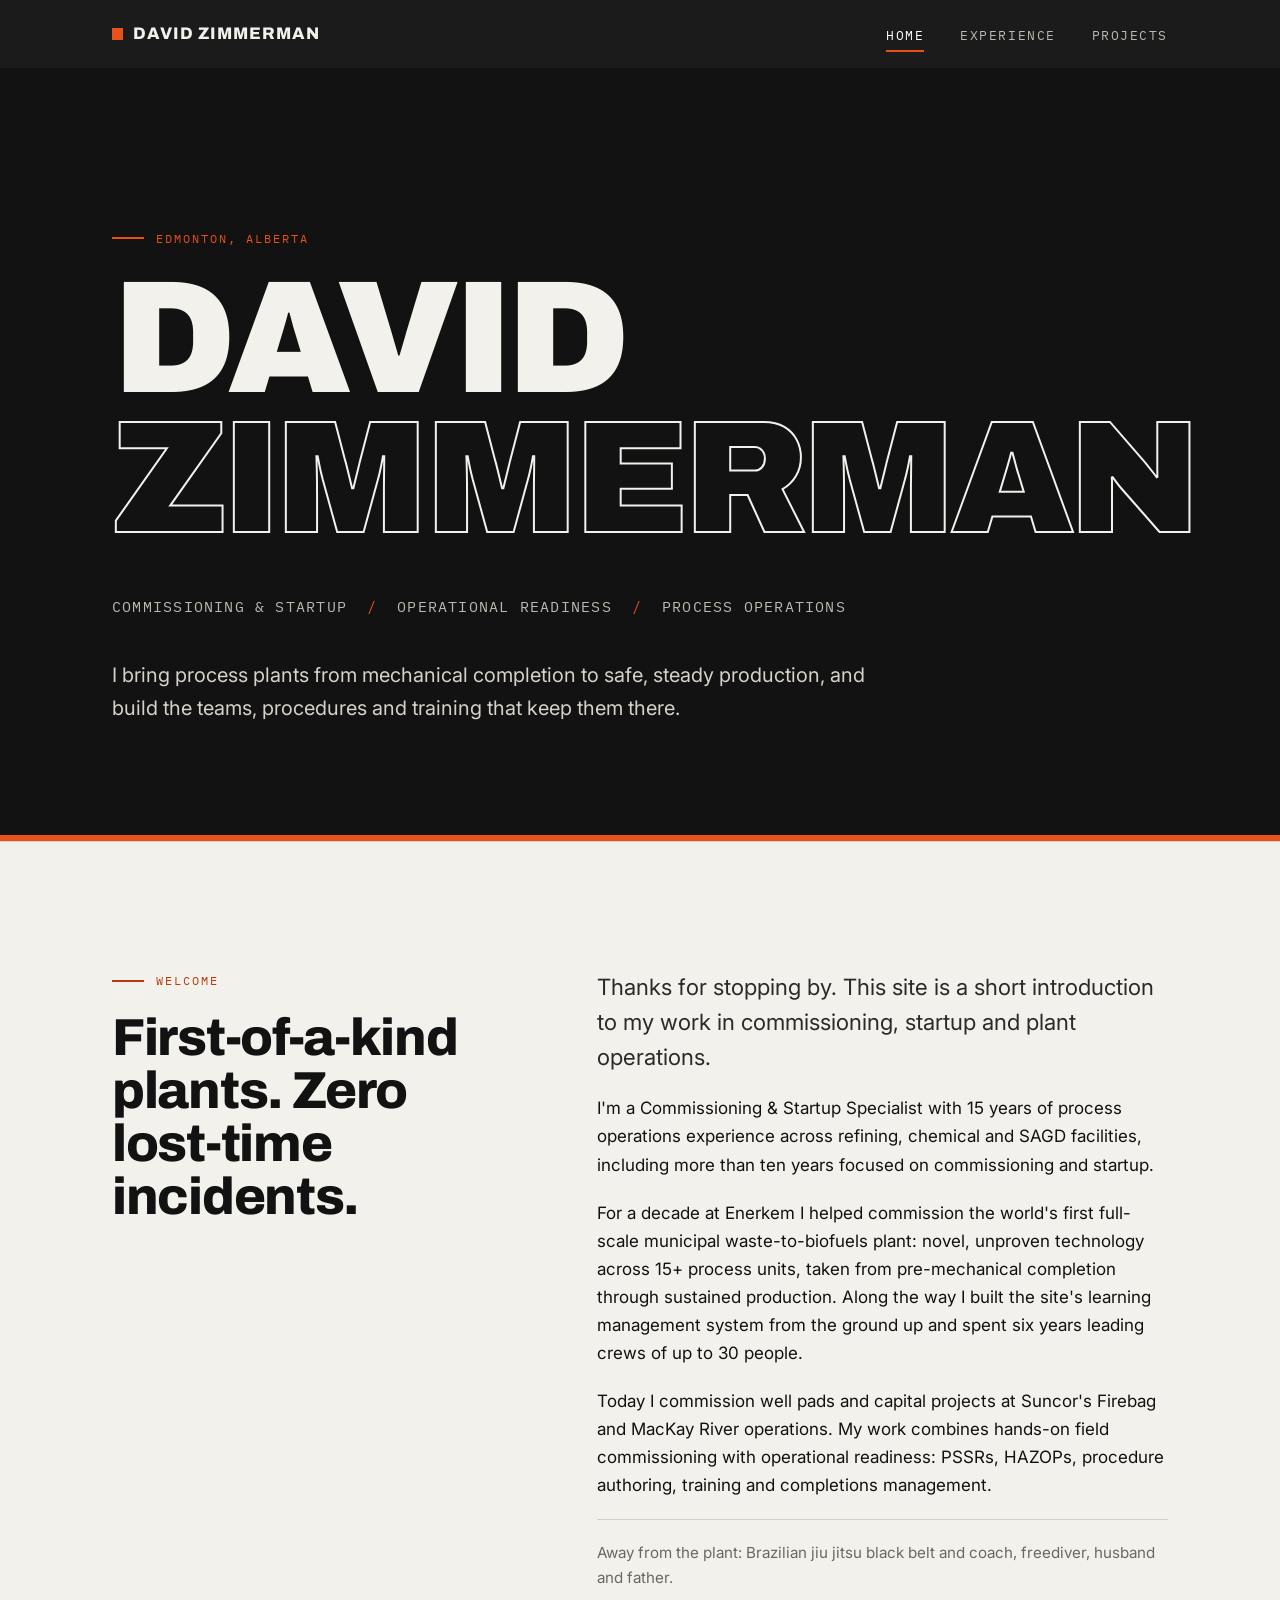
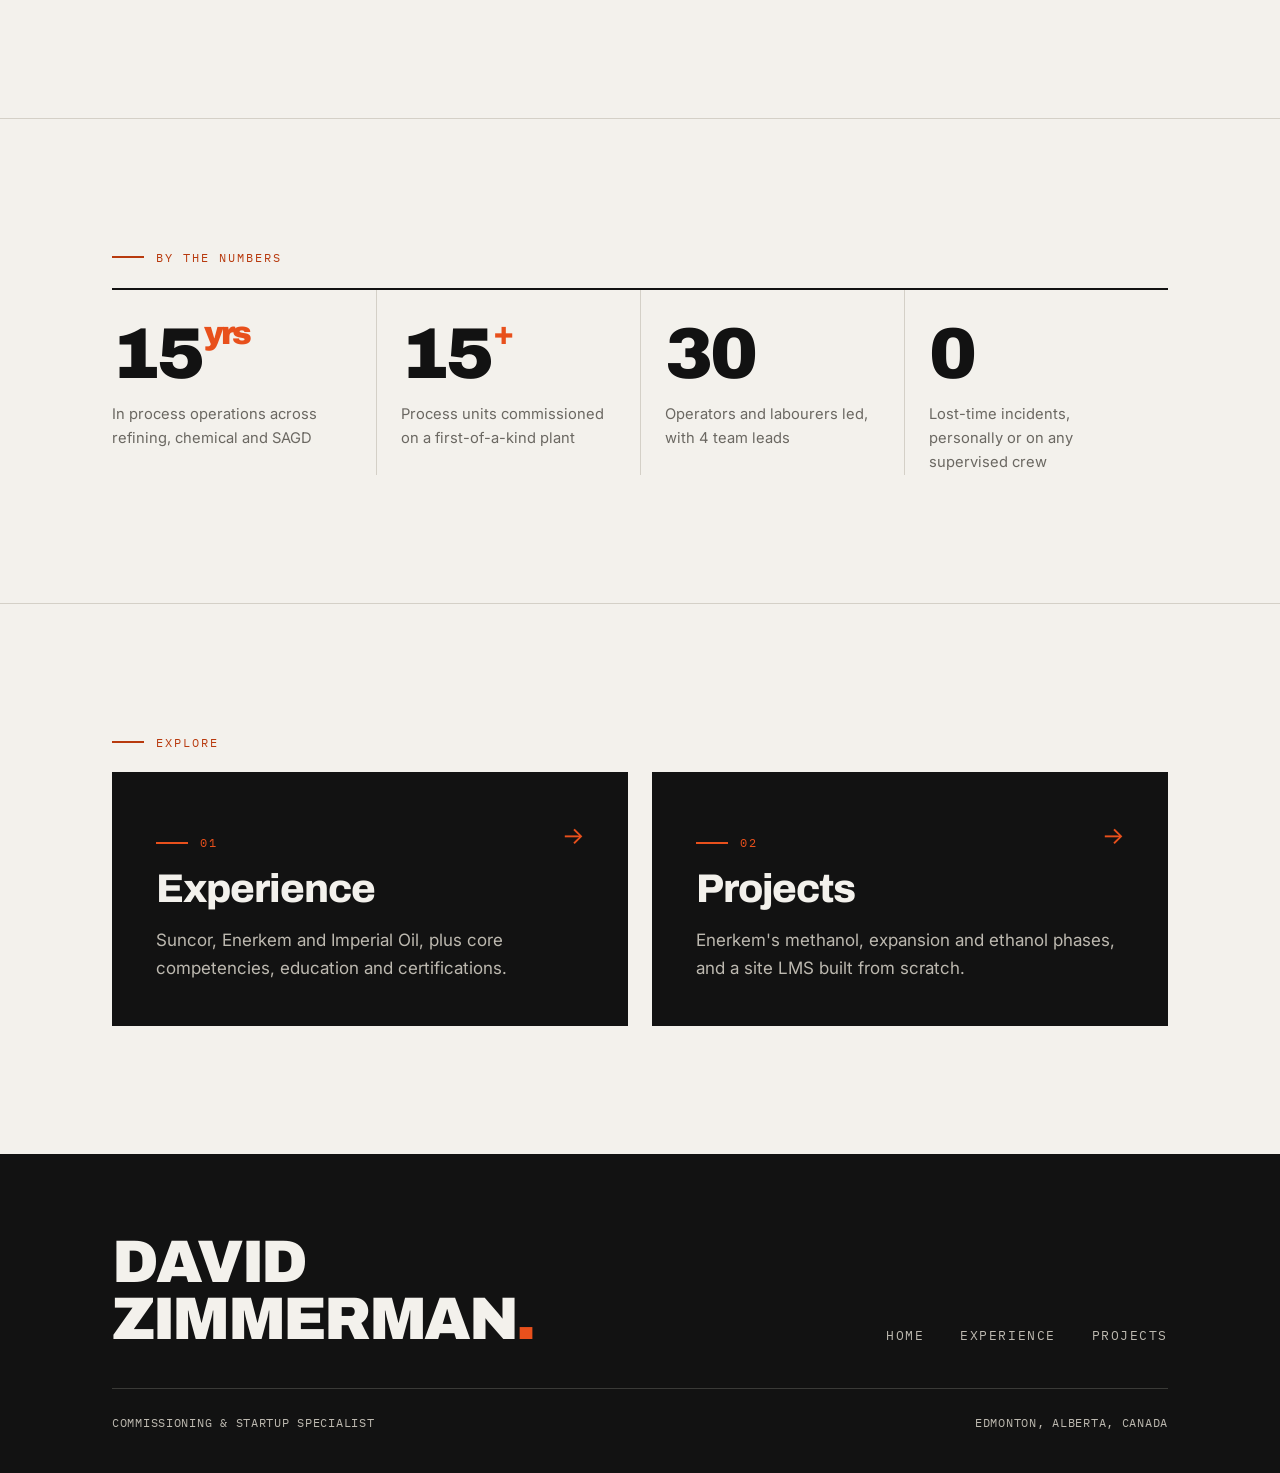
<file: index.html>
<!DOCTYPE html>
<html lang="en">
<head>
  <meta charset="utf-8">
  <meta name="viewport" content="width=device-width, initial-scale=1">
  <title>David Zimmerman | Commissioning &amp; Startup Specialist</title>
  <meta name="description" content="David Zimmerman: commissioning and startup specialist with 15 years in process operations across refining, chemical and SAGD facilities. Edmonton, Alberta.">
  <link rel="preconnect" href="https://fonts.googleapis.com">
  <link rel="preconnect" href="https://fonts.gstatic.com" crossorigin>
  <link rel="stylesheet" href="https://fonts.googleapis.com/css2?family=Archivo:wght@600;700;800;900&family=IBM+Plex+Mono:wght@400;500&family=Inter:wght@400;500;600&display=swap">
  <link rel="stylesheet" href="style.css">
</head>
<body>
  <a class="skip" href="#main">Skip to content</a>
  <header class="site-header">
    <nav class="nav wrap" aria-label="Main">
      <a class="brand" href="index.html">David Zimmerman</a>
      <ul class="nav-links">
        <li><a href="index.html" aria-current="page">Home</a></li>
        <li><a href="experience.html">Experience</a></li>
        <li><a href="projects.html">Projects</a></li>
      </ul>
    </nav>
  </header>

  <main id="main">
    <section class="hero">
      <div class="wrap">
        <p class="eyebrow">Edmonton, Alberta</p>
        <h1>David <span>Zimmerman</span></h1>
        <ul class="tagline">
          <li>Commissioning &amp; Startup</li>
          <li>Operational Readiness</li>
          <li>Process Operations</li>
        </ul>
        <p class="hero-intro">I bring process plants from mechanical completion to safe, steady production, and build the teams, procedures and training that keep them there.</p>
      </div>
    </section>

    <section>
      <div class="wrap split">
        <div>
          <p class="eyebrow">Welcome</p>
          <h2>First-of-a-kind plants. Zero lost-time incidents.</h2>
        </div>
        <div>
          <p class="lead">Thanks for stopping by. This site is a short introduction to my work in commissioning, startup and plant operations.</p>
          <p>I'm a Commissioning &amp; Startup Specialist with 15 years of process operations experience across refining, chemical and SAGD facilities, including more than ten years focused on commissioning and startup.</p>
          <p>For a decade at Enerkem I helped commission the world's first full-scale municipal waste-to-biofuels plant: novel, unproven technology across 15+ process units, taken from pre-mechanical completion through sustained production. Along the way I built the site's learning management system from the ground up and spent six years leading crews of up to 30 people.</p>
          <p>Today I commission well pads and capital projects at Suncor's Firebag and MacKay River operations. My work combines hands-on field commissioning with operational readiness: PSSRs, HAZOPs, procedure authoring, training and completions management.</p>
          <p class="personal">Away from the plant: Brazilian jiu jitsu black belt and coach, freediver, husband and father.</p>
        </div>
      </div>
    </section>

    <section>
      <div class="wrap">
        <p class="eyebrow">By the numbers</p>
        <dl class="stats">
          <div class="stat"><dt>15<sup>yrs</sup></dt><dd>In process operations across refining, chemical and SAGD</dd></div>
          <div class="stat"><dt>15<sup>+</sup></dt><dd>Process units commissioned on a first-of-a-kind plant</dd></div>
          <div class="stat"><dt>30</dt><dd>Operators and labourers led, with 4 team leads</dd></div>
          <div class="stat"><dt>0</dt><dd>Lost-time incidents, personally or on any supervised crew</dd></div>
        </dl>
      </div>
    </section>

    <section>
      <div class="wrap">
        <p class="eyebrow">Explore</p>
        <div class="cards">
          <a class="card" href="experience.html">
            <span class="arrow" aria-hidden="true">&rarr;</span>
            <p class="eyebrow">01</p>
            <h3>Experience</h3>
            <p>Suncor, Enerkem and Imperial Oil, plus core competencies, education and certifications.</p>
          </a>
          <a class="card" href="projects.html">
            <span class="arrow" aria-hidden="true">&rarr;</span>
            <p class="eyebrow">02</p>
            <h3>Projects</h3>
            <p>Enerkem's methanol, expansion and ethanol phases, and a site LMS built from scratch.</p>
          </a>
        </div>
      </div>
    </section>
  </main>

  <footer class="site-footer">
    <div class="wrap">
      <div class="footer-top">
        <p class="footer-name">David<br>Zimmerman<span>.</span></p>
        <ul class="nav-links">
          <li><a href="index.html">Home</a></li>
          <li><a href="experience.html">Experience</a></li>
          <li><a href="projects.html">Projects</a></li>
        </ul>
      </div>
      <div class="footer-bottom">
        <p>Commissioning &amp; Startup Specialist</p>
        <p>Edmonton, Alberta, Canada</p>
      </div>
    </div>
  </footer>
</body>
</html>
</file>
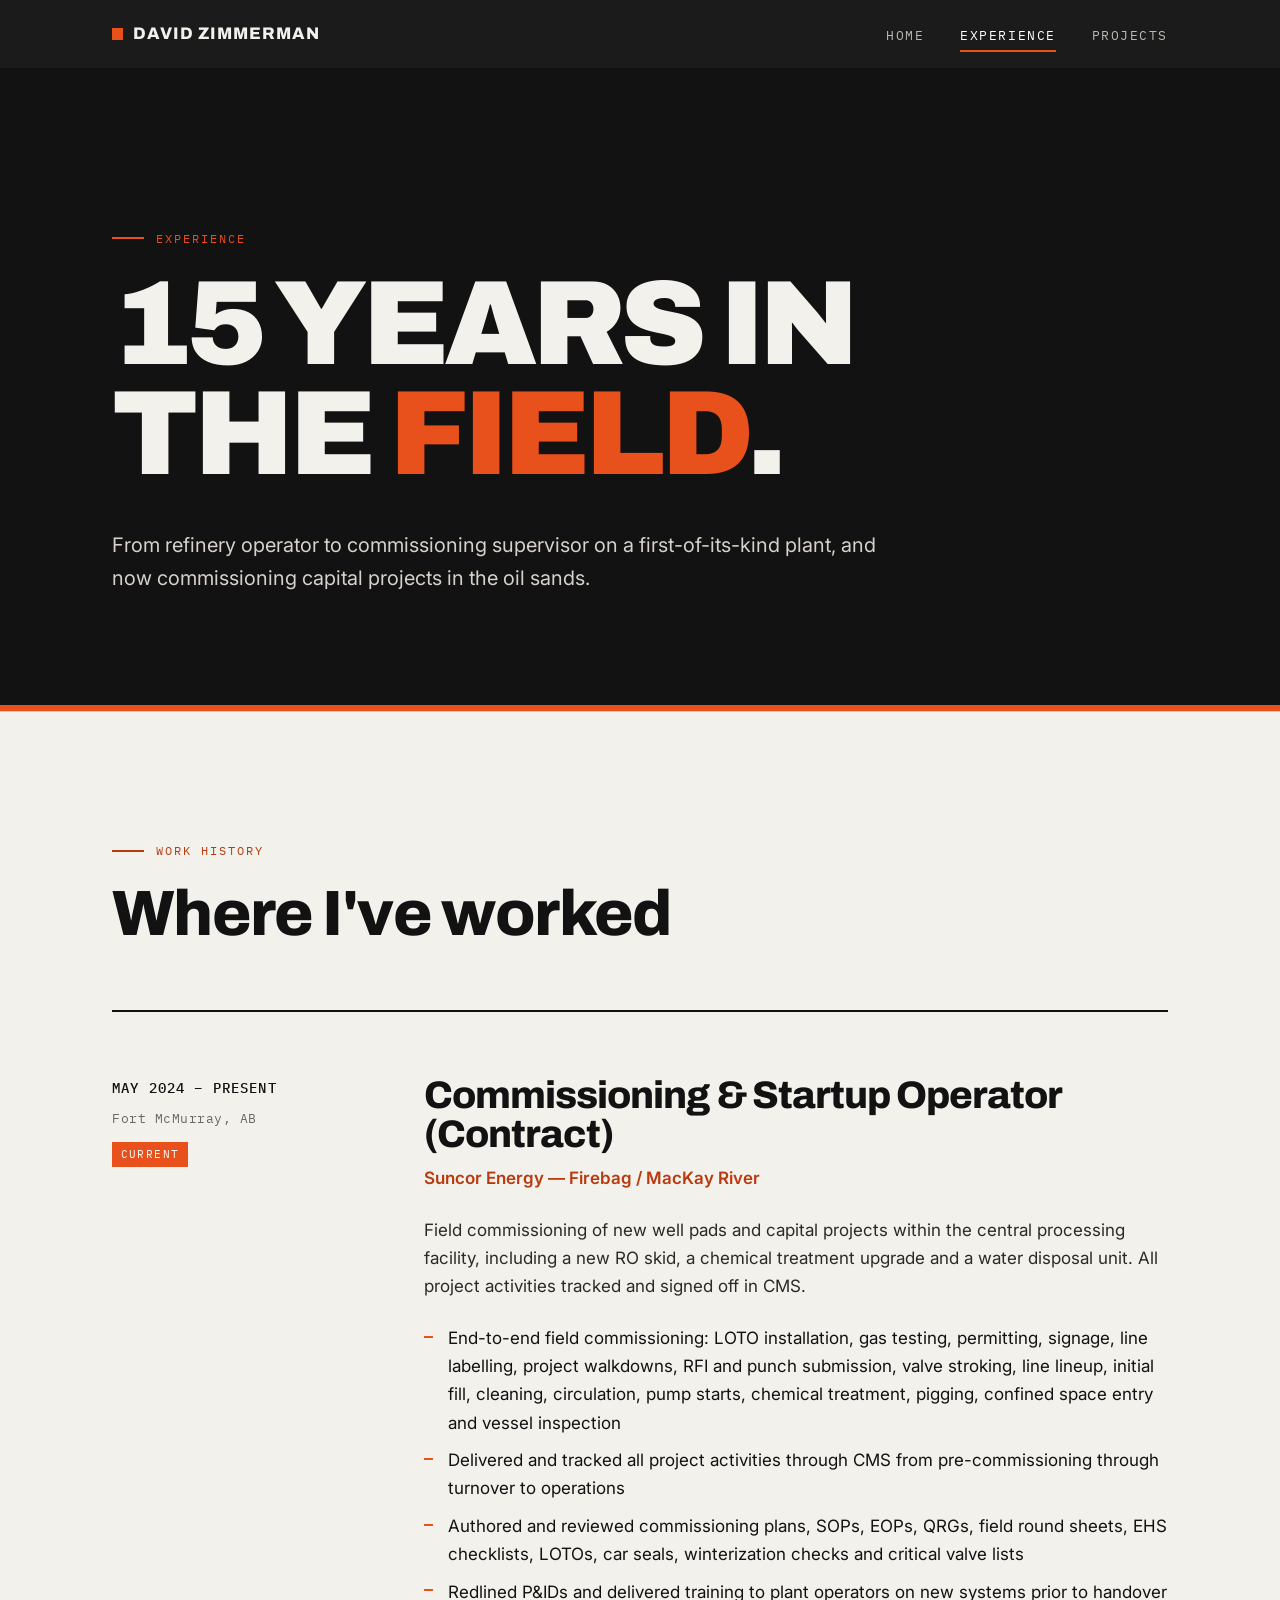
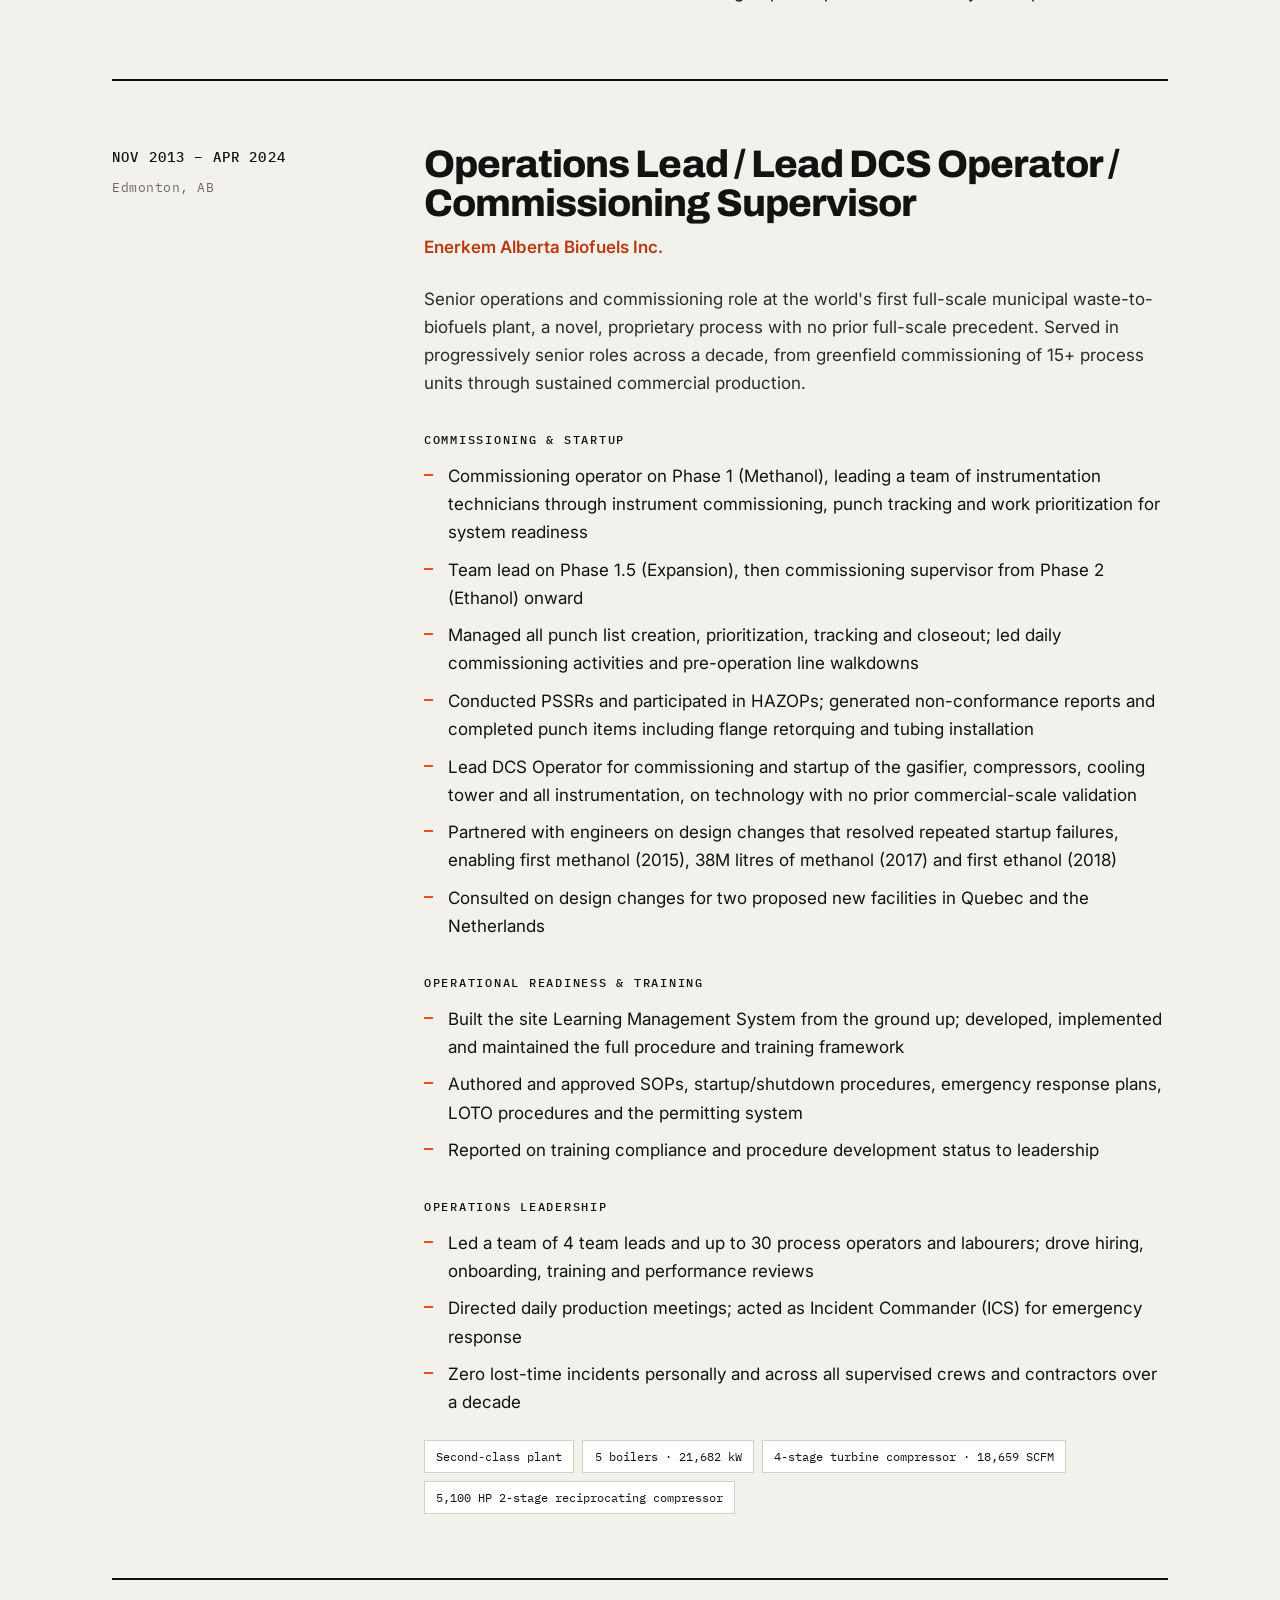
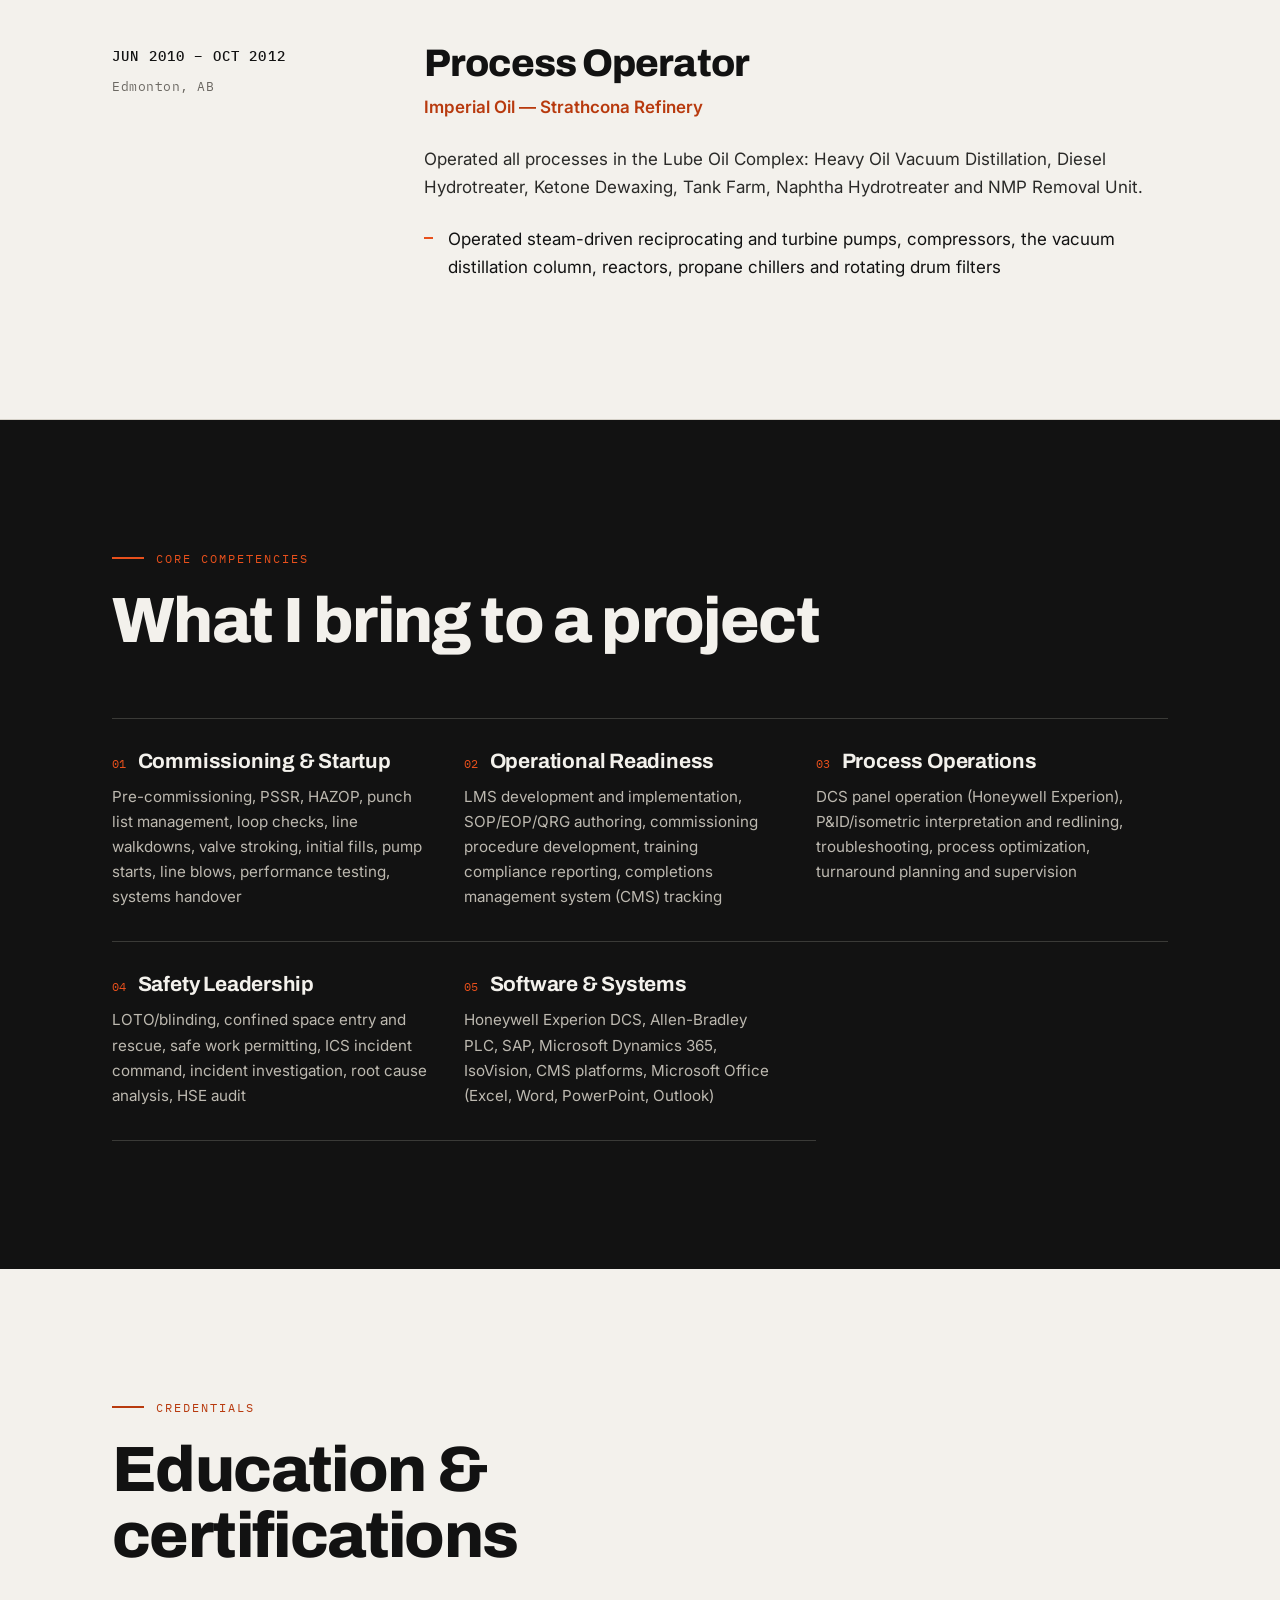
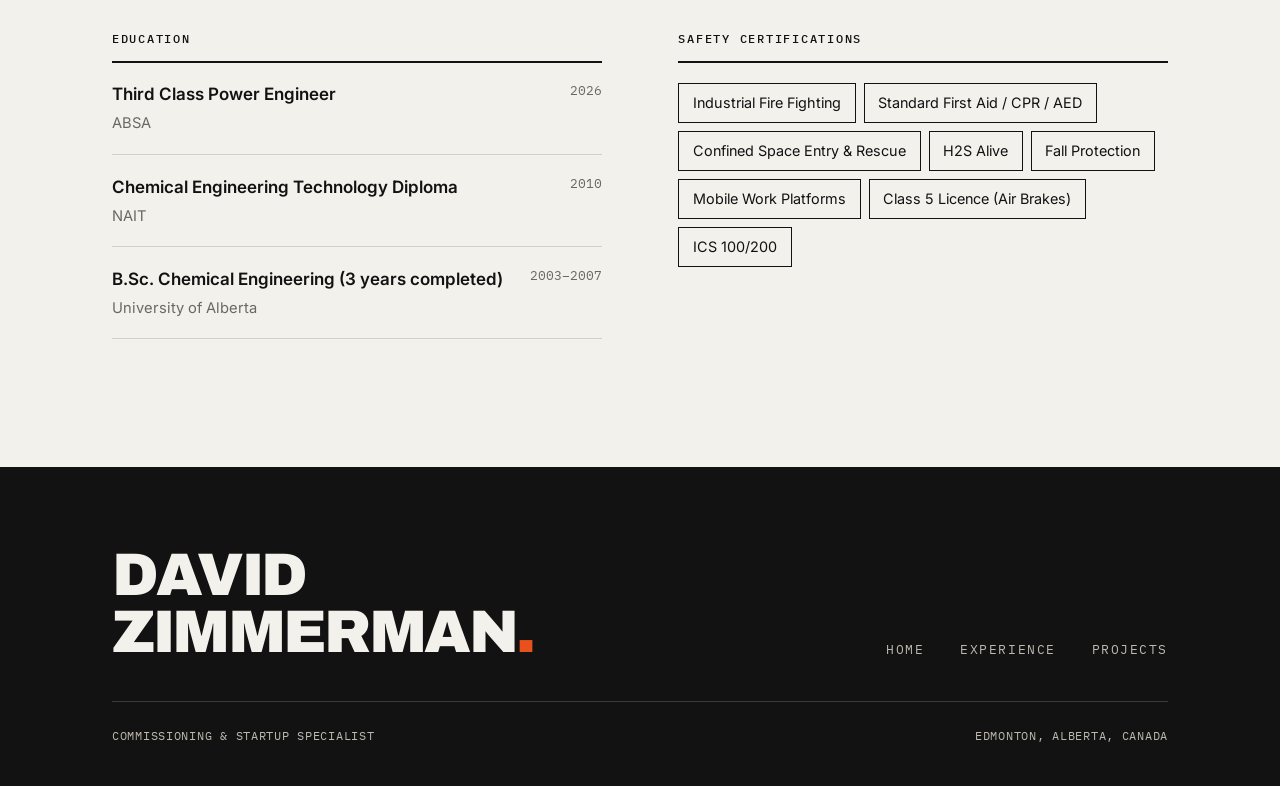
<file: experience.html>
<!DOCTYPE html>
<html lang="en">
<head>
  <meta charset="utf-8">
  <meta name="viewport" content="width=device-width, initial-scale=1">
  <title>Experience | David Zimmerman</title>
  <meta name="description" content="Work history of David Zimmerman: commissioning and operations roles at Suncor Energy, Enerkem Alberta Biofuels and Imperial Oil.">
  <link rel="preconnect" href="https://fonts.googleapis.com">
  <link rel="preconnect" href="https://fonts.gstatic.com" crossorigin>
  <link rel="stylesheet" href="https://fonts.googleapis.com/css2?family=Archivo:wght@600;700;800;900&family=IBM+Plex+Mono:wght@400;500&family=Inter:wght@400;500;600&display=swap">
  <link rel="stylesheet" href="style.css">
</head>
<body>
  <a class="skip" href="#main">Skip to content</a>
  <header class="site-header">
    <nav class="nav wrap" aria-label="Main">
      <a class="brand" href="index.html">David Zimmerman</a>
      <ul class="nav-links">
        <li><a href="index.html">Home</a></li>
        <li><a href="experience.html" aria-current="page">Experience</a></li>
        <li><a href="projects.html">Projects</a></li>
      </ul>
    </nav>
  </header>

  <main id="main">
    <section class="hero">
      <div class="wrap">
        <p class="eyebrow">Experience</p>
        <h1 class="page-title">15 years in<br>the <em>field</em>.</h1>
        <p class="hero-intro">From refinery operator to commissioning supervisor on a first-of-its-kind plant, and now commissioning capital projects in the oil sands.</p>
      </div>
    </section>

    <section>
      <div class="wrap">
        <p class="eyebrow">Work history</p>
        <h2 class="section-title">Where I've worked</h2>

        <article class="role">
          <div class="role-meta">
            <span class="dates">May 2024 – Present</span>
            Fort McMurray, AB<br>
            <span class="current">Current</span>
          </div>
          <div>
            <h3>Commissioning &amp; Startup Operator (Contract)</h3>
            <p class="org">Suncor Energy — Firebag / MacKay River</p>
            <p class="overview">Field commissioning of new well pads and capital projects within the central processing facility, including a new RO skid, a chemical treatment upgrade and a water disposal unit. All project activities tracked and signed off in CMS.</p>
            <ul class="ticks">
              <li>End-to-end field commissioning: LOTO installation, gas testing, permitting, signage, line labelling, project walkdowns, RFI and punch submission, valve stroking, line lineup, initial fill, cleaning, circulation, pump starts, chemical treatment, pigging, confined space entry and vessel inspection</li>
              <li>Delivered and tracked all project activities through CMS from pre-commissioning through turnover to operations</li>
              <li>Authored and reviewed commissioning plans, SOPs, EOPs, QRGs, field round sheets, EHS checklists, LOTOs, car seals, winterization checks and critical valve lists</li>
              <li>Redlined P&amp;IDs and delivered training to plant operators on new systems prior to handover</li>
            </ul>
          </div>
        </article>

        <article class="role">
          <div class="role-meta">
            <span class="dates">Nov 2013 – Apr 2024</span>
            Edmonton, AB
          </div>
          <div>
            <h3>Operations Lead / Lead DCS Operator / Commissioning Supervisor</h3>
            <p class="org">Enerkem Alberta Biofuels Inc.</p>
            <p class="overview">Senior operations and commissioning role at the world's first full-scale municipal waste-to-biofuels plant, a novel, proprietary process with no prior full-scale precedent. Served in progressively senior roles across a decade, from greenfield commissioning of 15+ process units through sustained commercial production.</p>

            <h4>Commissioning &amp; Startup</h4>
            <ul class="ticks">
              <li>Commissioning operator on Phase 1 (Methanol), leading a team of instrumentation technicians through instrument commissioning, punch tracking and work prioritization for system readiness</li>
              <li>Team lead on Phase 1.5 (Expansion), then commissioning supervisor from Phase 2 (Ethanol) onward</li>
              <li>Managed all punch list creation, prioritization, tracking and closeout; led daily commissioning activities and pre-operation line walkdowns</li>
              <li>Conducted PSSRs and participated in HAZOPs; generated non-conformance reports and completed punch items including flange retorquing and tubing installation</li>
              <li>Lead DCS Operator for commissioning and startup of the gasifier, compressors, cooling tower and all instrumentation, on technology with no prior commercial-scale validation</li>
              <li>Partnered with engineers on design changes that resolved repeated startup failures, enabling first methanol (2015), 38M litres of methanol (2017) and first ethanol (2018)</li>
              <li>Consulted on design changes for two proposed new facilities in Quebec and the Netherlands</li>
            </ul>

            <h4>Operational Readiness &amp; Training</h4>
            <ul class="ticks">
              <li>Built the site Learning Management System from the ground up; developed, implemented and maintained the full procedure and training framework</li>
              <li>Authored and approved SOPs, startup/shutdown procedures, emergency response plans, LOTO procedures and the permitting system</li>
              <li>Reported on training compliance and procedure development status to leadership</li>
            </ul>

            <h4>Operations Leadership</h4>
            <ul class="ticks">
              <li>Led a team of 4 team leads and up to 30 process operators and labourers; drove hiring, onboarding, training and performance reviews</li>
              <li>Directed daily production meetings; acted as Incident Commander (ICS) for emergency response</li>
              <li>Zero lost-time incidents personally and across all supervised crews and contractors over a decade</li>
            </ul>

            <ul class="specs" aria-label="Plant specifications">
              <li>Second-class plant</li>
              <li>5 boilers · 21,682 kW</li>
              <li>4-stage turbine compressor · 18,659 SCFM</li>
              <li>5,100 HP 2-stage reciprocating compressor</li>
            </ul>
          </div>
        </article>

        <article class="role">
          <div class="role-meta">
            <span class="dates">Jun 2010 – Oct 2012</span>
            Edmonton, AB
          </div>
          <div>
            <h3>Process Operator</h3>
            <p class="org">Imperial Oil — Strathcona Refinery</p>
            <p class="overview">Operated all processes in the Lube Oil Complex: Heavy Oil Vacuum Distillation, Diesel Hydrotreater, Ketone Dewaxing, Tank Farm, Naphtha Hydrotreater and NMP Removal Unit.</p>
            <ul class="ticks">
              <li>Operated steam-driven reciprocating and turbine pumps, compressors, the vacuum distillation column, reactors, propane chillers and rotating drum filters</li>
            </ul>
          </div>
        </article>
      </div>
    </section>

    <section class="dark">
      <div class="wrap">
        <p class="eyebrow">Core competencies</p>
        <h2 class="section-title">What I bring to a project</h2>
        <div class="skills">
          <div class="skill">
            <h3><span>01</span>Commissioning &amp; Startup</h3>
            <p>Pre-commissioning, PSSR, HAZOP, punch list management, loop checks, line walkdowns, valve stroking, initial fills, pump starts, line blows, performance testing, systems handover</p>
          </div>
          <div class="skill">
            <h3><span>02</span>Operational Readiness</h3>
            <p>LMS development and implementation, SOP/EOP/QRG authoring, commissioning procedure development, training compliance reporting, completions management system (CMS) tracking</p>
          </div>
          <div class="skill">
            <h3><span>03</span>Process Operations</h3>
            <p>DCS panel operation (Honeywell Experion), P&amp;ID/isometric interpretation and redlining, troubleshooting, process optimization, turnaround planning and supervision</p>
          </div>
          <div class="skill">
            <h3><span>04</span>Safety Leadership</h3>
            <p>LOTO/blinding, confined space entry and rescue, safe work permitting, ICS incident command, incident investigation, root cause analysis, HSE audit</p>
          </div>
          <div class="skill">
            <h3><span>05</span>Software &amp; Systems</h3>
            <p>Honeywell Experion DCS, Allen-Bradley PLC, SAP, Microsoft Dynamics 365, IsoVision, CMS platforms, Microsoft Office (Excel, Word, PowerPoint, Outlook)</p>
          </div>
        </div>
      </div>
    </section>

    <section>
      <div class="wrap">
        <p class="eyebrow">Credentials</p>
        <h2 class="section-title">Education &amp; certifications</h2>
        <div class="creds">
          <div>
            <h3>Education</h3>
            <ul class="edu">
              <li><div><strong>Third Class Power Engineer</strong><span>ABSA</span></div><time>2026</time></li>
              <li><div><strong>Chemical Engineering Technology Diploma</strong><span>NAIT</span></div><time>2010</time></li>
              <li><div><strong>B.Sc. Chemical Engineering (3 years completed)</strong><span>University of Alberta</span></div><time>2003–2007</time></li>
            </ul>
          </div>
          <div>
            <h3>Safety certifications</h3>
            <ul class="certs">
              <li>Industrial Fire Fighting</li>
              <li>Standard First Aid / CPR / AED</li>
              <li>Confined Space Entry &amp; Rescue</li>
              <li>H2S Alive</li>
              <li>Fall Protection</li>
              <li>Mobile Work Platforms</li>
              <li>Class 5 Licence (Air Brakes)</li>
              <li>ICS 100/200</li>
            </ul>
          </div>
        </div>
      </div>
    </section>
  </main>

  <footer class="site-footer">
    <div class="wrap">
      <div class="footer-top">
        <p class="footer-name">David<br>Zimmerman<span>.</span></p>
        <ul class="nav-links">
          <li><a href="index.html">Home</a></li>
          <li><a href="experience.html">Experience</a></li>
          <li><a href="projects.html">Projects</a></li>
        </ul>
      </div>
      <div class="footer-bottom">
        <p>Commissioning &amp; Startup Specialist</p>
        <p>Edmonton, Alberta, Canada</p>
      </div>
    </div>
  </footer>
</body>
</html>
</file>
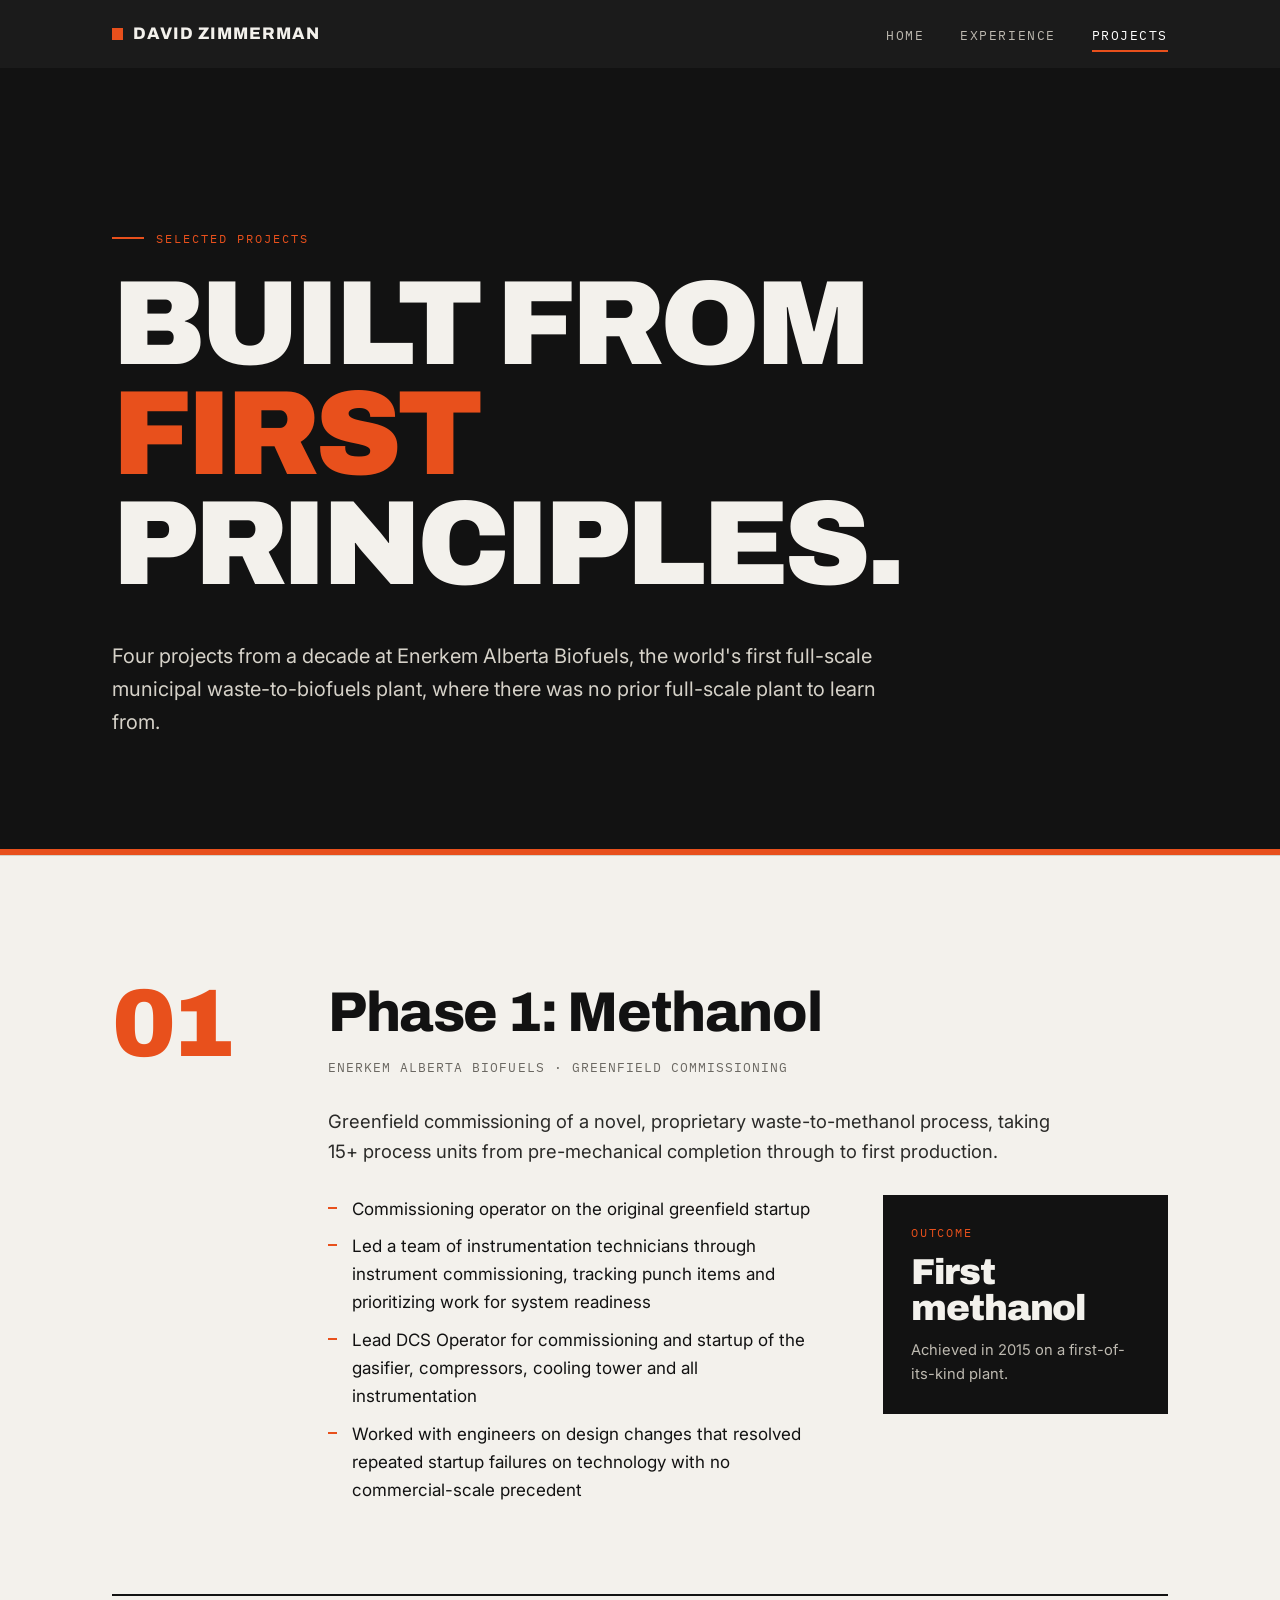
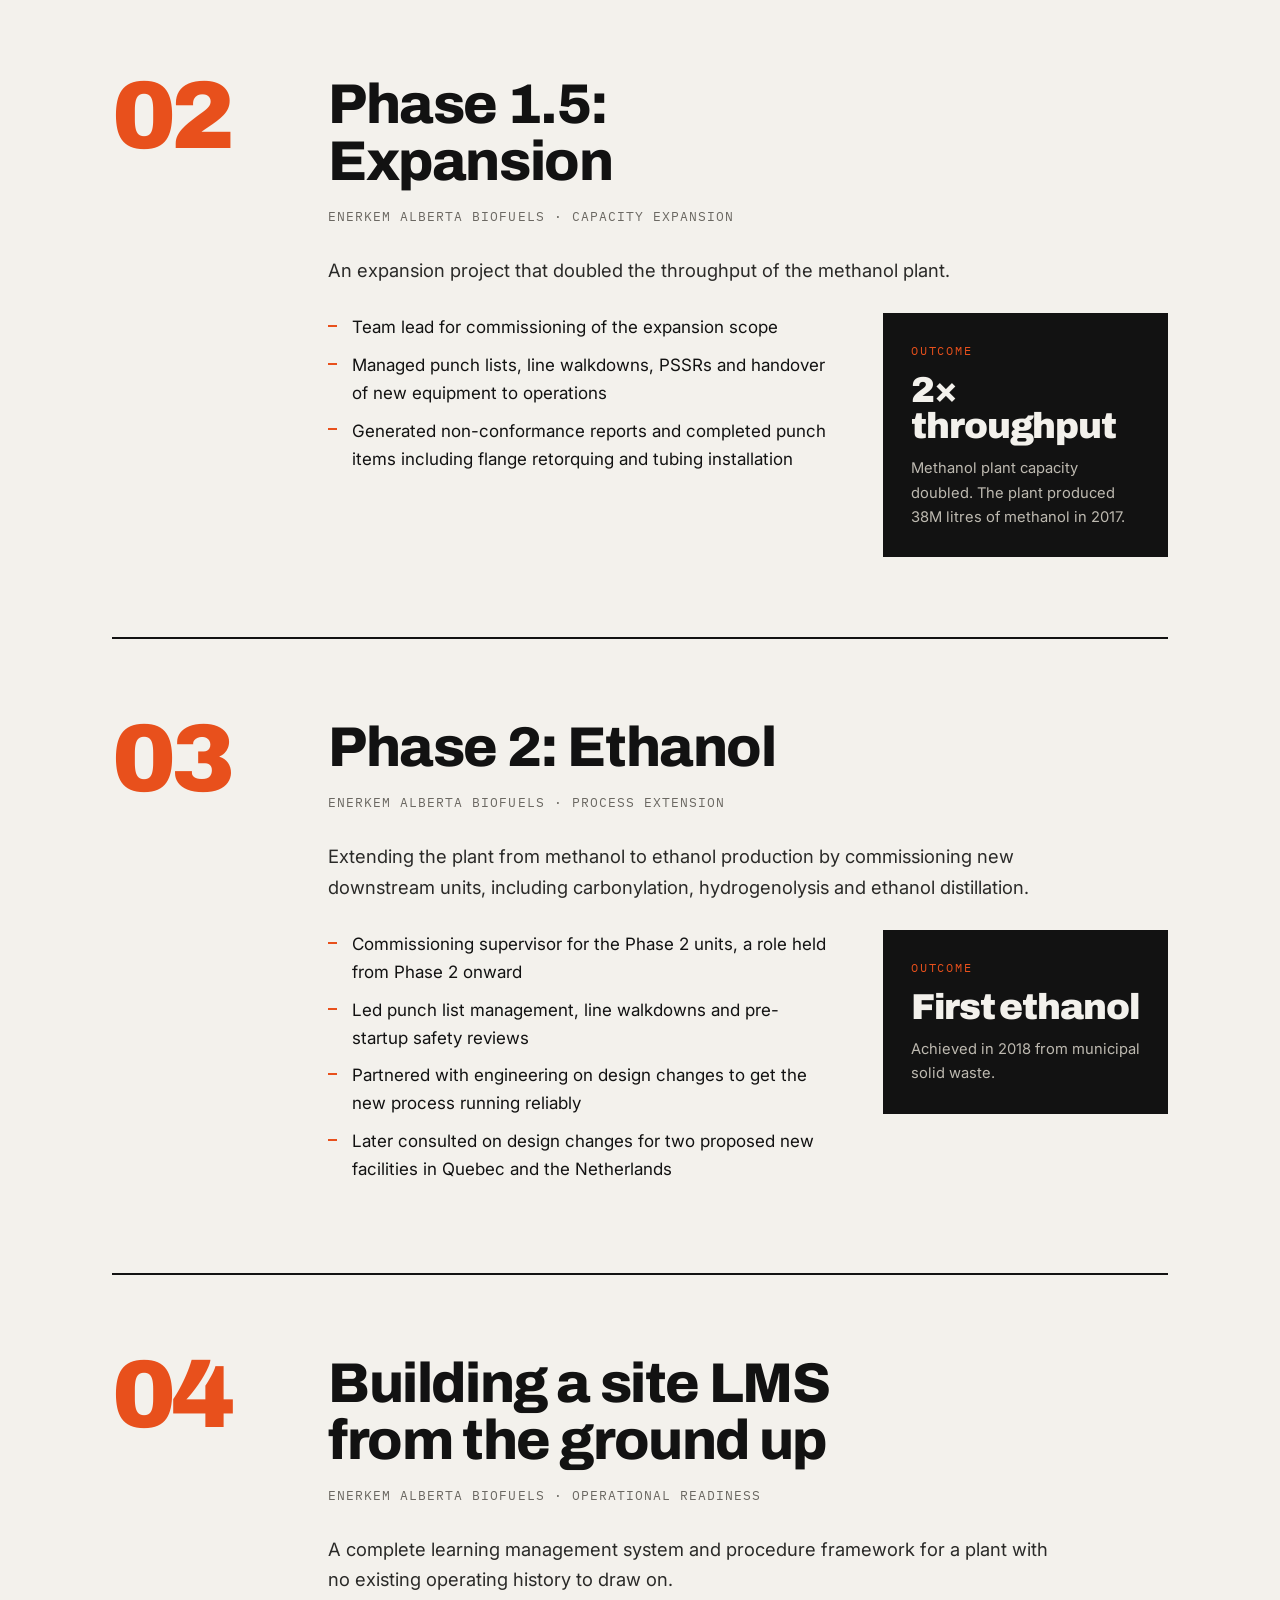
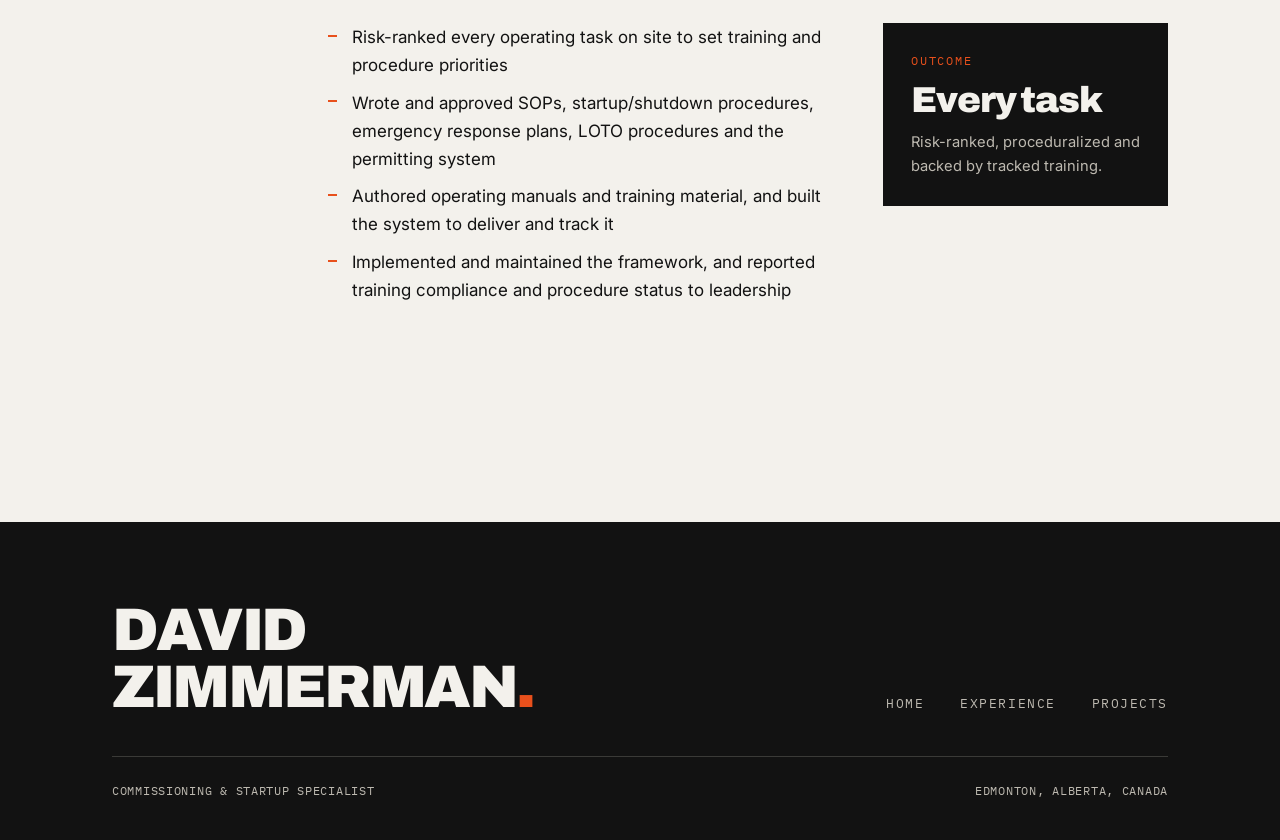
<file: projects.html>
<!DOCTYPE html>
<html lang="en">
<head>
  <meta charset="utf-8">
  <meta name="viewport" content="width=device-width, initial-scale=1">
  <title>Projects | David Zimmerman</title>
  <meta name="description" content="Selected projects by David Zimmerman: commissioning the Enerkem waste-to-biofuels plant through Phases 1, 1.5 and 2, and building a site learning management system.">
  <link rel="preconnect" href="https://fonts.googleapis.com">
  <link rel="preconnect" href="https://fonts.gstatic.com" crossorigin>
  <link rel="stylesheet" href="https://fonts.googleapis.com/css2?family=Archivo:wght@600;700;800;900&family=IBM+Plex+Mono:wght@400;500&family=Inter:wght@400;500;600&display=swap">
  <link rel="stylesheet" href="style.css">
</head>
<body>
  <a class="skip" href="#main">Skip to content</a>
  <header class="site-header">
    <nav class="nav wrap" aria-label="Main">
      <a class="brand" href="index.html">David Zimmerman</a>
      <ul class="nav-links">
        <li><a href="index.html">Home</a></li>
        <li><a href="experience.html">Experience</a></li>
        <li><a href="projects.html" aria-current="page">Projects</a></li>
      </ul>
    </nav>
  </header>

  <main id="main">
    <section class="hero">
      <div class="wrap">
        <p class="eyebrow">Selected projects</p>
        <h1 class="page-title">Built from<br><em>first</em> principles.</h1>
        <p class="hero-intro">Four projects from a decade at Enerkem Alberta Biofuels, the world's first full-scale municipal waste-to-biofuels plant, where there was no prior full-scale plant to learn from.</p>
      </div>
    </section>

    <section>
      <div class="wrap">

        <article class="project">
          <div class="project-num" aria-hidden="true">01</div>
          <div>
            <h2>Phase 1: Methanol</h2>
            <p class="context">Enerkem Alberta Biofuels · Greenfield commissioning</p>
            <p class="summary">Greenfield commissioning of a novel, proprietary waste-to-methanol process, taking 15+ process units from pre-mechanical completion through to first production.</p>
            <div class="project-body">
              <ul class="ticks">
                <li>Commissioning operator on the original greenfield startup</li>
                <li>Led a team of instrumentation technicians through instrument commissioning, tracking punch items and prioritizing work for system readiness</li>
                <li>Lead DCS Operator for commissioning and startup of the gasifier, compressors, cooling tower and all instrumentation</li>
                <li>Worked with engineers on design changes that resolved repeated startup failures on technology with no commercial-scale precedent</li>
              </ul>
              <aside class="outcome">
                <p class="label">Outcome</p>
                <p class="big">First methanol</p>
                <p>Achieved in 2015 on a first-of-its-kind plant.</p>
              </aside>
            </div>
          </div>
        </article>

        <article class="project">
          <div class="project-num" aria-hidden="true">02</div>
          <div>
            <h2>Phase 1.5: Expansion</h2>
            <p class="context">Enerkem Alberta Biofuels · Capacity expansion</p>
            <p class="summary">An expansion project that doubled the throughput of the methanol plant.</p>
            <div class="project-body">
              <ul class="ticks">
                <li>Team lead for commissioning of the expansion scope</li>
                <li>Managed punch lists, line walkdowns, PSSRs and handover of new equipment to operations</li>
                <li>Generated non-conformance reports and completed punch items including flange retorquing and tubing installation</li>
              </ul>
              <aside class="outcome">
                <p class="label">Outcome</p>
                <p class="big">2&times; throughput</p>
                <p>Methanol plant capacity doubled. The plant produced 38M litres of methanol in 2017.</p>
              </aside>
            </div>
          </div>
        </article>

        <article class="project">
          <div class="project-num" aria-hidden="true">03</div>
          <div>
            <h2>Phase 2: Ethanol</h2>
            <p class="context">Enerkem Alberta Biofuels · Process extension</p>
            <p class="summary">Extending the plant from methanol to ethanol production by commissioning new downstream units, including carbonylation, hydrogenolysis and ethanol distillation.</p>
            <div class="project-body">
              <ul class="ticks">
                <li>Commissioning supervisor for the Phase 2 units, a role held from Phase 2 onward</li>
                <li>Led punch list management, line walkdowns and pre-startup safety reviews</li>
                <li>Partnered with engineering on design changes to get the new process running reliably</li>
                <li>Later consulted on design changes for two proposed new facilities in Quebec and the Netherlands</li>
              </ul>
              <aside class="outcome">
                <p class="label">Outcome</p>
                <p class="big">First ethanol</p>
                <p>Achieved in 2018 from municipal solid waste.</p>
              </aside>
            </div>
          </div>
        </article>

        <article class="project">
          <div class="project-num" aria-hidden="true">04</div>
          <div>
            <h2>Building a site LMS from the ground up</h2>
            <p class="context">Enerkem Alberta Biofuels · Operational readiness</p>
            <p class="summary">A complete learning management system and procedure framework for a plant with no existing operating history to draw on.</p>
            <div class="project-body">
              <ul class="ticks">
                <li>Risk-ranked every operating task on site to set training and procedure priorities</li>
                <li>Wrote and approved SOPs, startup/shutdown procedures, emergency response plans, LOTO procedures and the permitting system</li>
                <li>Authored operating manuals and training material, and built the system to deliver and track it</li>
                <li>Implemented and maintained the framework, and reported training compliance and procedure status to leadership</li>
              </ul>
              <aside class="outcome">
                <p class="label">Outcome</p>
                <p class="big">Every task</p>
                <p>Risk-ranked, proceduralized and backed by tracked training.</p>
              </aside>
            </div>
          </div>
        </article>

      </div>
    </section>
  </main>

  <footer class="site-footer">
    <div class="wrap">
      <div class="footer-top">
        <p class="footer-name">David<br>Zimmerman<span>.</span></p>
        <ul class="nav-links">
          <li><a href="index.html">Home</a></li>
          <li><a href="experience.html">Experience</a></li>
          <li><a href="projects.html">Projects</a></li>
        </ul>
      </div>
      <div class="footer-bottom">
        <p>Commissioning &amp; Startup Specialist</p>
        <p>Edmonton, Alberta, Canada</p>
      </div>
    </div>
  </footer>
</body>
</html>
</file>
<file: style.css>
/* ==========================================================
   David Zimmerman — shared stylesheet
   Deep neutrals + one signal accent
   ========================================================== */

:root {
  --ink: #121212;
  --ink-2: #2a2a28;
  --paper: #f3f1ec;
  --paper-2: #e8e5de;
  --muted: #6b6862;
  --line: #d4d0c7;
  --accent: #e8501c;
  --accent-ink: #b83a0e;

  --font-display: "Archivo", "Helvetica Neue", Arial, sans-serif;
  --font-body: "Inter", "Helvetica Neue", Arial, sans-serif;
  --font-mono: "IBM Plex Mono", ui-monospace, Menlo, monospace;

  --wrap: 72rem;
  --gutter: clamp(1.25rem, 5vw, 3rem);
  --section: clamp(4rem, 10vw, 8rem);
}

*, *::before, *::after { box-sizing: border-box; }

html { -webkit-text-size-adjust: 100%; }

body {
  margin: 0;
  background: var(--paper);
  color: var(--ink);
  font-family: var(--font-body);
  font-size: 1.0625rem;
  line-height: 1.65;
  -webkit-font-smoothing: antialiased;
}

img { max-width: 100%; display: block; }

a { color: inherit; }

::selection { background: var(--accent); color: #fff; }

.wrap {
  width: 100%;
  max-width: var(--wrap);
  margin-inline: auto;
  padding-inline: var(--gutter);
}

.skip {
  position: absolute;
  left: -999px;
  top: 0;
  background: var(--accent);
  color: #fff;
  padding: .5rem 1rem;
  z-index: 100;
}
.skip:focus { left: 1rem; top: 1rem; }

:focus-visible { outline: 2px solid var(--accent); outline-offset: 3px; }

/* ---------- Navigation ---------- */

.site-header {
  position: sticky;
  top: 0;
  z-index: 50;
  background: rgba(18, 18, 18, .96);
  color: var(--paper);
  backdrop-filter: blur(8px);
}

.nav {
  display: flex;
  align-items: center;
  justify-content: space-between;
  gap: 1rem 2rem;
  flex-wrap: wrap;
  min-height: 4.25rem;
  padding-block: .75rem;
}

.brand {
  font-family: var(--font-display);
  font-weight: 800;
  font-size: 1.05rem;
  letter-spacing: .06em;
  text-transform: uppercase;
  text-decoration: none;
  display: inline-flex;
  align-items: center;
  gap: .6rem;
}
.brand::before {
  content: "";
  width: .7rem;
  height: .7rem;
  background: var(--accent);
}

.nav-links {
  list-style: none;
  margin: 0;
  padding: 0;
  display: flex;
  gap: clamp(1rem, 3vw, 2.25rem);
}

.nav-links a {
  font-family: var(--font-mono);
  font-size: .8rem;
  letter-spacing: .12em;
  text-transform: uppercase;
  text-decoration: none;
  color: #bdb9b0;
  padding-block: .35rem;
  border-bottom: 2px solid transparent;
  transition: color .2s, border-color .2s;
}
.nav-links a:hover { color: #fff; }
.nav-links a[aria-current="page"] {
  color: #fff;
  border-bottom-color: var(--accent);
}

/* ---------- Shared type ---------- */

.eyebrow {
  font-family: var(--font-mono);
  font-size: .78rem;
  letter-spacing: .16em;
  text-transform: uppercase;
  color: var(--accent-ink);
  margin: 0 0 1.25rem;
  display: flex;
  align-items: center;
  gap: .75rem;
}
.eyebrow::before {
  content: "";
  width: 2rem;
  height: 2px;
  background: currentColor;
}

h1, h2, h3 {
  font-family: var(--font-display);
  line-height: 1.02;
  letter-spacing: -.025em;
  margin: 0;
}

.section-title {
  font-size: clamp(2.25rem, 6vw, 4rem);
  font-weight: 800;
  max-width: 18ch;
  margin-bottom: clamp(2.5rem, 6vw, 4rem);
}

.lead {
  font-size: clamp(1.15rem, 2.2vw, 1.4rem);
  line-height: 1.55;
  color: var(--ink-2);
  max-width: 38em;
}

section { padding-block: var(--section); }
section + section { border-top: 1px solid var(--line); }

/* ---------- Page hero ---------- */

.hero {
  background: var(--ink);
  color: var(--paper);
  padding-block: clamp(5rem, 14vw, 10rem) clamp(3.5rem, 8vw, 6rem);
  position: relative;
  overflow: hidden;
}
.hero::after {
  content: "";
  position: absolute;
  inset: auto 0 0 0;
  height: 6px;
  background: var(--accent);
}
.hero .eyebrow { color: var(--accent); }

.hero h1 {
  font-size: clamp(3.25rem, 13vw, 10rem);
  font-weight: 900;
  text-transform: uppercase;
  letter-spacing: -.04em;
  line-height: .88;
}
.hero h1 span { display: block; color: transparent; -webkit-text-stroke: 2px var(--paper); }

.hero .page-title {
  font-size: clamp(3rem, 10vw, 7.5rem);
  font-weight: 900;
  letter-spacing: -.04em;
  line-height: .92;
}
.hero .page-title em { font-style: normal; color: var(--accent); }

.tagline {
  margin: clamp(1.75rem, 4vw, 2.75rem) 0 0;
  font-family: var(--font-mono);
  font-size: clamp(.8rem, 1.6vw, .95rem);
  letter-spacing: .08em;
  text-transform: uppercase;
  color: #bdb9b0;
  display: flex;
  flex-wrap: wrap;
  gap: .5rem 1.25rem;
}
.tagline li { list-style: none; display: flex; align-items: center; gap: 1.25rem; }
.tagline li + li::before { content: "/"; color: var(--accent); }
ul.tagline { padding: 0; }

.hero-intro {
  margin-top: clamp(1.5rem, 4vw, 2.5rem);
  max-width: 40em;
  color: #d6d2c9;
  font-size: clamp(1.05rem, 2vw, 1.25rem);
}

/* ---------- Home: intro + bio ---------- */

.split {
  display: grid;
  grid-template-columns: minmax(0, 5fr) minmax(0, 7fr);
  gap: clamp(2rem, 6vw, 6rem);
  align-items: start;
}
.split h2 { font-size: clamp(2rem, 4.5vw, 3.25rem); font-weight: 800; }
.split p { margin: 0 0 1.25rem; }
.split p:last-child { margin-bottom: 0; }

.personal {
  margin-top: 2rem;
  padding-top: 1.25rem;
  border-top: 1px solid var(--line);
  color: var(--muted);
  font-size: .95rem;
}

/* Stats band */
.stats {
  display: grid;
  grid-template-columns: repeat(4, minmax(0, 1fr));
  border-top: 2px solid var(--ink);
  margin: 0;
  padding: 0;
}
.stat {
  padding: 1.75rem 1.5rem 0 0;
}
.stat + .stat { padding-left: 1.5rem; border-left: 1px solid var(--line); }
.stat dt {
  font-family: var(--font-display);
  font-weight: 900;
  font-size: clamp(2.75rem, 6vw, 4.5rem);
  line-height: 1;
  letter-spacing: -.04em;
}
.stat dt sup { font-size: .45em; color: var(--accent); vertical-align: top; margin-left: .05em; }
.stat dd {
  margin: .75rem 0 0;
  font-size: .92rem;
  color: var(--muted);
  max-width: 16em;
}

/* CTA cards */
.cards {
  display: grid;
  grid-template-columns: repeat(2, minmax(0, 1fr));
  gap: 1.5rem;
}
.card {
  display: block;
  background: var(--ink);
  color: var(--paper);
  text-decoration: none;
  padding: clamp(1.75rem, 4vw, 2.75rem);
  position: relative;
  transition: transform .25s ease, background .25s ease;
}
.card:hover { transform: translateY(-4px); background: #000; }
.card .eyebrow { color: var(--accent); margin-bottom: 1rem; }
.card h3 { font-size: clamp(1.75rem, 3.5vw, 2.5rem); font-weight: 800; }
.card p { color: #bdb9b0; margin: 1rem 0 0; max-width: 28em; }
.card .arrow {
  position: absolute;
  top: clamp(1.75rem, 4vw, 2.75rem);
  right: clamp(1.75rem, 4vw, 2.75rem);
  font-size: 1.5rem;
  color: var(--accent);
  transition: transform .25s ease;
}
.card:hover .arrow { transform: translateX(6px); }

/* ---------- Experience ---------- */

.role {
  display: grid;
  grid-template-columns: minmax(0, 3fr) minmax(0, 9fr);
  gap: clamp(1.5rem, 5vw, 4rem);
  padding-block: clamp(2.5rem, 6vw, 4rem);
  border-top: 2px solid var(--ink);
}
.role:last-child { padding-bottom: 0; }

.role-meta { font-family: var(--font-mono); font-size: .82rem; letter-spacing: .04em; color: var(--muted); }
.role-meta .dates {
  display: block;
  font-size: .9rem;
  font-weight: 500;
  color: var(--ink);
  text-transform: uppercase;
  letter-spacing: .08em;
  margin-bottom: .5rem;
}
.role-meta .current {
  display: inline-block;
  margin-top: .75rem;
  padding: .2rem .55rem;
  background: var(--accent);
  color: #fff;
  font-size: .7rem;
  letter-spacing: .12em;
  text-transform: uppercase;
}

.role h3 { font-size: clamp(1.6rem, 3.4vw, 2.4rem); font-weight: 800; }
.role .org {
  margin: .6rem 0 1.5rem;
  font-weight: 600;
  color: var(--accent-ink);
}
.role .overview { margin: 0 0 1.5rem; color: var(--ink-2); max-width: 44em; }

.role h4 {
  font-family: var(--font-mono);
  font-size: .78rem;
  font-weight: 500;
  letter-spacing: .14em;
  text-transform: uppercase;
  margin: 2rem 0 .75rem;
}

.ticks { list-style: none; margin: 0; padding: 0; max-width: 46em; }
.ticks li {
  position: relative;
  padding-left: 1.5rem;
  margin-bottom: .6rem;
}
.ticks li::before {
  content: "";
  position: absolute;
  left: 0;
  top: .7em;
  width: .55rem;
  height: 2px;
  background: var(--accent);
}

.specs {
  display: flex;
  flex-wrap: wrap;
  gap: .5rem;
  margin: 1.5rem 0 0;
  padding: 0;
  list-style: none;
}
.specs li {
  font-family: var(--font-mono);
  font-size: .75rem;
  padding: .35rem .7rem;
  border: 1px solid var(--line);
  background: #fff;
}

/* Competencies */
.dark { background: var(--ink); color: var(--paper); }
.dark .eyebrow { color: var(--accent); }
.dark .section-title { color: var(--paper); }
section.dark + section { border-top: 0; }

.skills {
  display: grid;
  grid-template-columns: repeat(auto-fit, minmax(min(100%, 19rem), 1fr));
  gap: 0;
  border-top: 1px solid #3a3a37;
}
.skill {
  padding: 2rem 2rem 2rem 0;
  border-bottom: 1px solid #3a3a37;
}
.skill h3 {
  font-size: 1.3rem;
  font-weight: 700;
  letter-spacing: -.01em;
  margin-bottom: .75rem;
  display: flex;
  gap: .75rem;
  align-items: baseline;
}
.skill h3 span { font-family: var(--font-mono); font-size: .75rem; color: var(--accent); font-weight: 400; }
.skill p { margin: 0; color: #bdb9b0; font-size: .95rem; }

/* Education & certs */
.creds {
  display: grid;
  grid-template-columns: minmax(0, 1fr) minmax(0, 1fr);
  gap: clamp(2.5rem, 6vw, 5rem);
}
.creds h3 {
  font-family: var(--font-mono);
  font-size: .78rem;
  font-weight: 500;
  letter-spacing: .14em;
  text-transform: uppercase;
  padding-bottom: 1rem;
  border-bottom: 2px solid var(--ink);
  margin-bottom: 0;
}
.edu { list-style: none; margin: 0; padding: 0; }
.edu li {
  display: flex;
  justify-content: space-between;
  gap: 1rem;
  padding-block: 1.1rem;
  border-bottom: 1px solid var(--line);
}
.edu strong { display: block; font-weight: 600; }
.edu span { color: var(--muted); font-size: .92rem; }
.edu time { font-family: var(--font-mono); font-size: .82rem; color: var(--muted); white-space: nowrap; }

.certs { list-style: none; margin: 1.25rem 0 0; padding: 0; display: flex; flex-wrap: wrap; gap: .5rem; }
.certs li {
  padding: .45rem .85rem;
  border: 1px solid var(--ink);
  font-size: .9rem;
}

/* ---------- Projects ---------- */

.project {
  display: grid;
  grid-template-columns: minmax(0, 2fr) minmax(0, 10fr);
  gap: clamp(1rem, 4vw, 3rem);
  padding-block: clamp(3rem, 7vw, 5rem);
  border-top: 2px solid var(--ink);
}
.project:first-of-type { padding-top: 0; border-top: 0; }

.project-num {
  font-family: var(--font-display);
  font-weight: 900;
  font-size: clamp(3.5rem, 8vw, 6rem);
  line-height: .85;
  letter-spacing: -.05em;
  color: var(--accent);
}

.project h2 {
  font-size: clamp(2rem, 5vw, 3.5rem);
  font-weight: 800;
  max-width: 16ch;
}
.project .context {
  font-family: var(--font-mono);
  font-size: .8rem;
  letter-spacing: .08em;
  text-transform: uppercase;
  color: var(--muted);
  margin: 1rem 0 1.75rem;
}
.project .summary { font-size: 1.15rem; color: var(--ink-2); max-width: 40em; margin: 0 0 1.75rem; }

.project-body {
  display: grid;
  grid-template-columns: minmax(0, 7fr) minmax(0, 4fr);
  gap: clamp(1.5rem, 5vw, 3.5rem);
  align-items: start;
}

.outcome {
  background: var(--ink);
  color: var(--paper);
  padding: 1.75rem;
}
.outcome .label {
  font-family: var(--font-mono);
  font-size: .72rem;
  letter-spacing: .16em;
  text-transform: uppercase;
  color: var(--accent);
  margin: 0 0 .75rem;
}
.outcome .big {
  font-family: var(--font-display);
  font-weight: 900;
  font-size: clamp(1.75rem, 3vw, 2.25rem);
  line-height: 1;
  letter-spacing: -.03em;
  margin: 0;
  overflow-wrap: anywhere;
}
.outcome p:last-child { margin: .75rem 0 0; color: #bdb9b0; font-size: .92rem; }

/* ---------- Footer ---------- */

.site-footer {
  background: var(--ink);
  color: #bdb9b0;
  padding-block: clamp(3rem, 7vw, 5rem) 2.5rem;
}
.footer-top {
  display: flex;
  justify-content: space-between;
  align-items: end;
  flex-wrap: wrap;
  gap: 2rem;
  padding-bottom: 2.5rem;
  border-bottom: 1px solid #3a3a37;
}
.footer-name {
  font-family: var(--font-display);
  font-weight: 900;
  font-size: clamp(2rem, 6vw, 3.75rem);
  letter-spacing: -.04em;
  line-height: .95;
  color: var(--paper);
  text-transform: uppercase;
  margin: 0;
}
.footer-name span { color: var(--accent); }
.footer-top .nav-links a { color: #bdb9b0; }
.footer-bottom {
  display: flex;
  justify-content: space-between;
  flex-wrap: wrap;
  gap: .5rem 2rem;
  padding-top: 1.5rem;
  font-family: var(--font-mono);
  font-size: .75rem;
  letter-spacing: .06em;
  text-transform: uppercase;
}
.footer-bottom p { margin: 0; }

/* ---------- Responsive ---------- */

@media (max-width: 860px) {
  .split,
  .role,
  .project,
  .project-body,
  .creds { grid-template-columns: minmax(0, 1fr); }

  .stats { grid-template-columns: repeat(2, minmax(0, 1fr)); }
  .stat:nth-child(3) { padding-left: 0; border-left: 0; }
  .stat:nth-child(n+3) { margin-top: 1.5rem; }

  .cards { grid-template-columns: minmax(0, 1fr); }

  .role-meta .dates { display: inline; margin-right: .75rem; }
  .role-meta .current { margin-top: 0; }
}

@media (max-width: 520px) {
  body { font-size: 1rem; }
  .nav { justify-content: flex-start; }
  .nav-links { width: 100%; justify-content: space-between; border-top: 1px solid #3a3a37; padding-top: .6rem; }
  .hero h1 span { -webkit-text-stroke-width: 1.5px; }
  .stat, .stat + .stat { padding: 1.25rem 1rem 0 0; }
  .stat + .stat { padding-left: 1rem; }
  .stat:nth-child(3) { padding-left: 0; }
  .edu li { flex-direction: column; gap: .25rem; }
  .skill { padding-right: 0; }
}

@media (prefers-reduced-motion: reduce) {
  *, *::before, *::after { transition: none !important; }
}
</file>
